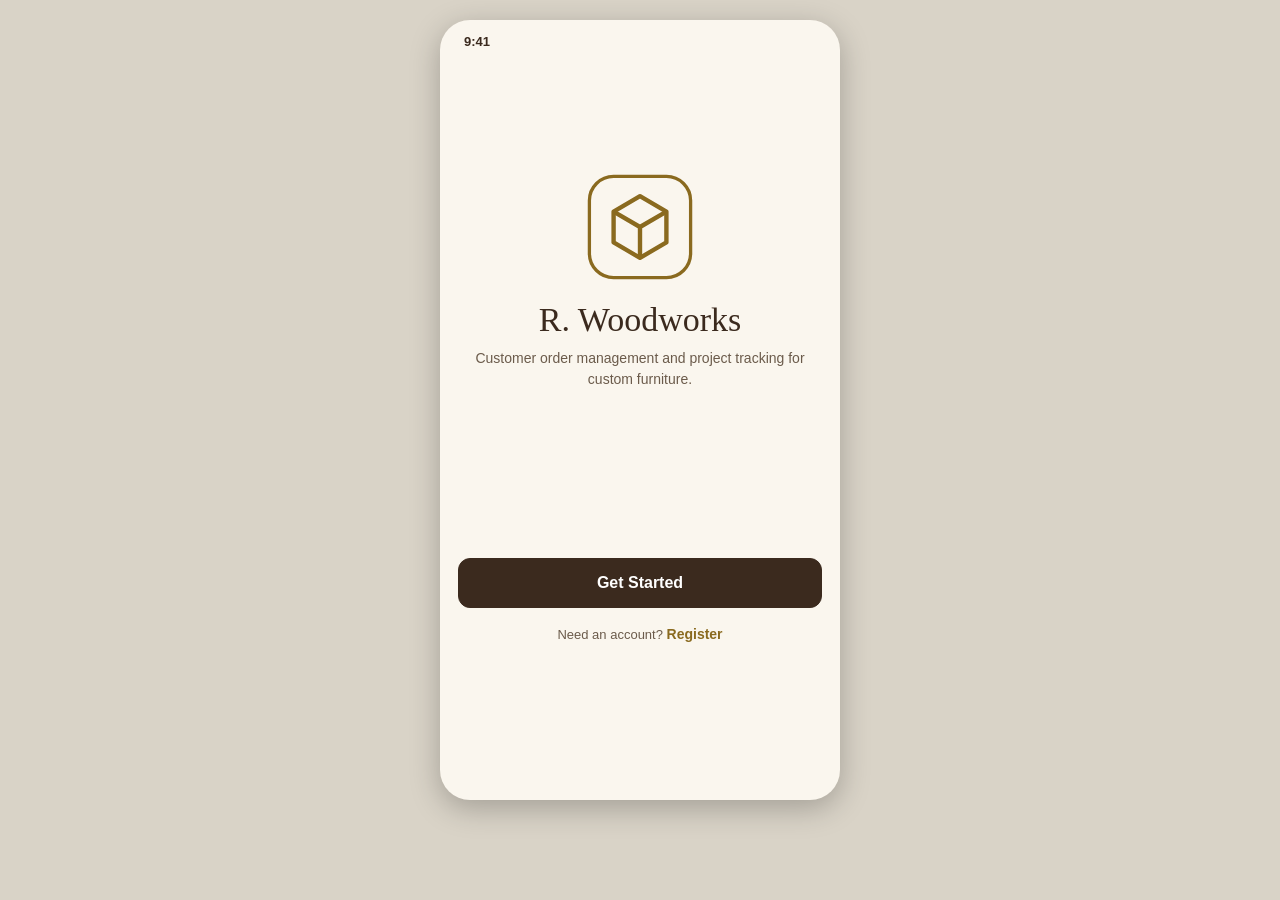
<file: index.html>
<!DOCTYPE html>
<html lang="en">
<head>
<meta charset="UTF-8">
<meta name="viewport" content="width=device-width, initial-scale=1">
<title>Welcome - R. Woodworks</title>
<link rel="stylesheet" href="css/bootstrap.min.css">
<link rel="stylesheet" href="css/style.css">
</head>
<body>
<div class="phone">
<div class="statusbar">9:41</div>

<div class="splash">
<img src="images/logo.svg" alt="R. Woodworks logo">
<h1>R. Woodworks</h1>
<p class="page-sub">Customer order management and project tracking for custom furniture.</p>
</div>
<div style="padding-top:150px;">
<a href="login.html" class="btn btn-dark w-100 mb-3">Get Started</a>
<p class="text-center muted">Need an account? <a href="login.html" class="back">Register</a></p>
</div>

</div>
</body>
</html>
</file>
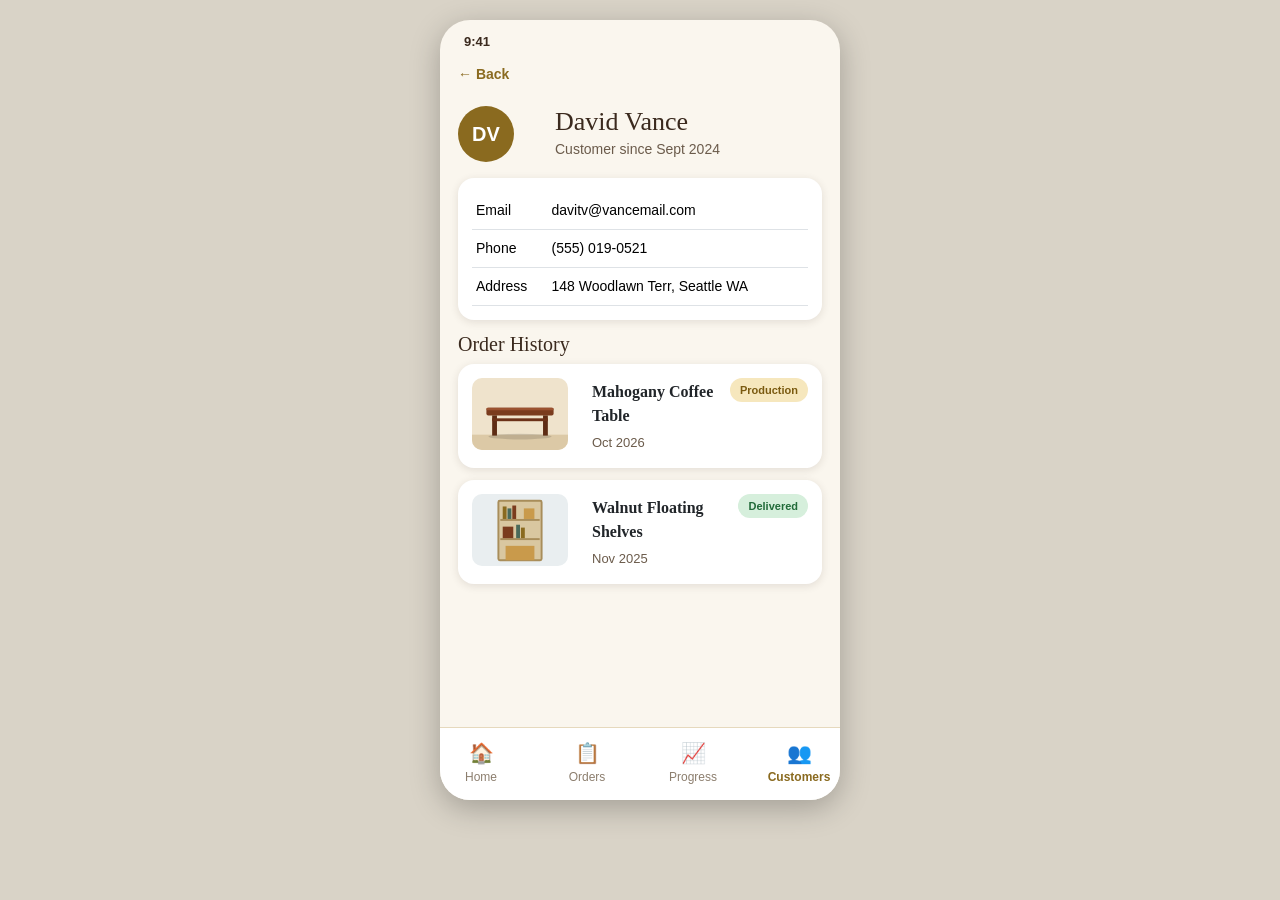
<file: account-details.html>
<!DOCTYPE html>
<html lang="en">
<head>
<meta charset="UTF-8">
<meta name="viewport" content="width=device-width, initial-scale=1">
<title>Account Details - R. Woodworks</title>
<link rel="stylesheet" href="css/bootstrap.min.css">
<link rel="stylesheet" href="css/style.css">
</head>
<body>
<div class="phone">
<div class="statusbar">9:41</div>

<a href="customers.html" class="back">&larr; Back</a>
<div class="row" style="margin-top:20px;">
<div class="col-3"><div class="avatar">DV</div></div>
<div class="col-9"><h3 class="page-title" style="margin-top:0;">David Vance</h3><p class="page-sub">Customer since Sept 2024</p></div>
</div>
<div class="card"><div class="card-body"><table class="table mb-0">
<tr><td class="muted">Email</td><td>davitv@vancemail.com</td></tr>
<tr><td class="muted">Phone</td><td>(555) 019-0521</td></tr>
<tr><td class="muted">Address</td><td>148 Woodlawn Terr, Seattle WA</td></tr>
</table></div></div>
<h5>Order History</h5>
<div class="card order-card"><div class="card-body"><div class="row"><div class="col-4"><img src="images/table.svg" alt="Coffee table"></div><div class="col-8"><span class="status s-prod">Production</span><div class="order-title">Mahogany Coffee Table</div><span class="muted">Oct 2026</span></div></div></div></div>
<div class="card order-card"><div class="card-body"><div class="row"><div class="col-4"><img src="images/bookshelf.svg" alt="Floating shelves"></div><div class="col-8"><span class="status s-done">Delivered</span><div class="order-title">Walnut Floating Shelves</div><span class="muted">Nov 2025</span></div></div></div></div>
<div class="nav-bottom"><div class="row text-center"><div class="col-3"><a href="dashboard.html"><span>&#127968;</span>Home</a></div><div class="col-3"><a href="orders.html"><span>&#128203;</span>Orders</a></div><div class="col-3"><a href="progress.html"><span>&#128200;</span>Progress</a></div><div class="col-3"><a href="customers.html" class="active"><span>&#128101;</span>Customers</a></div></div></div>
</div>
</body>
</html>
</file>
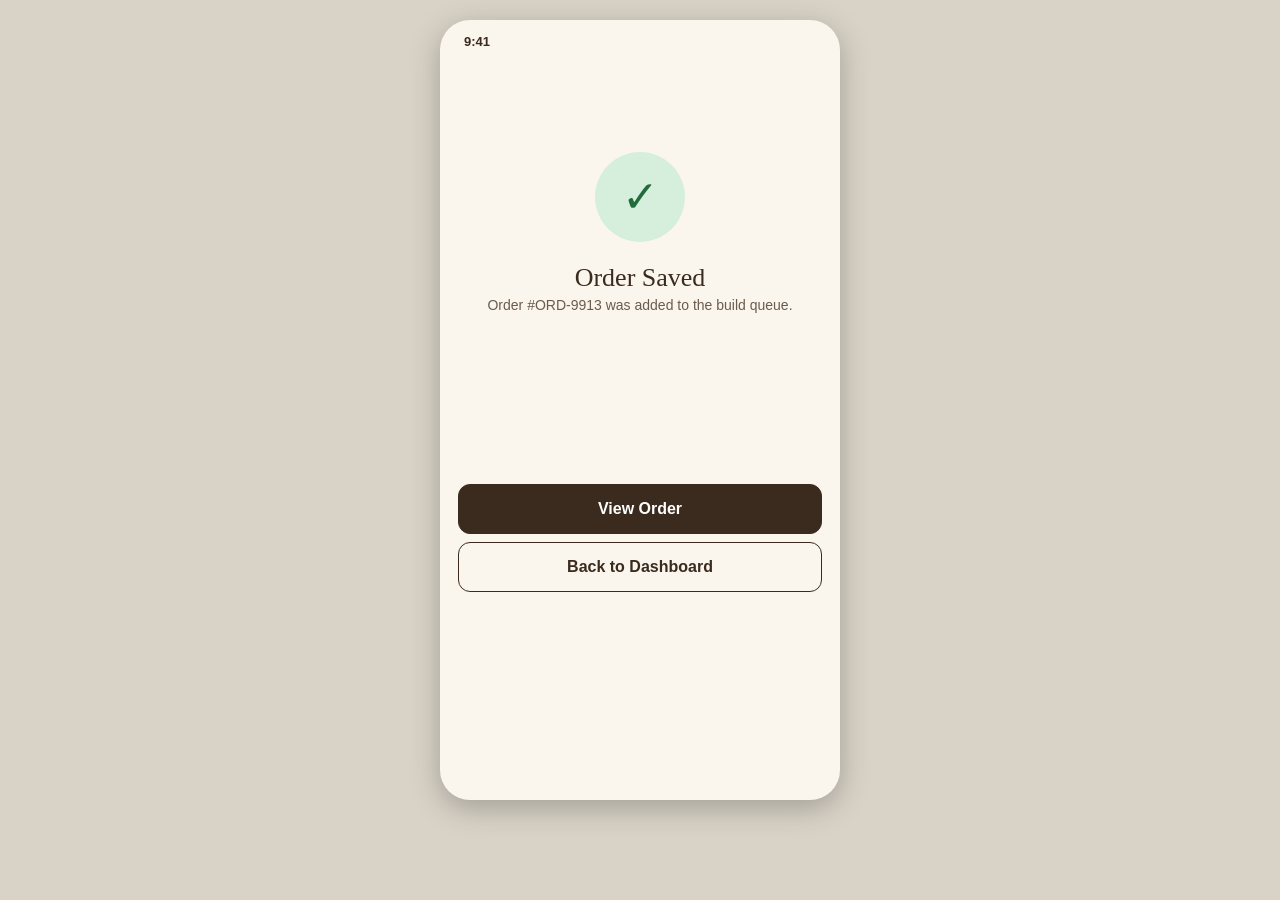
<file: confirmation.html>
<!DOCTYPE html>
<html lang="en">
<head>
<meta charset="UTF-8">
<meta name="viewport" content="width=device-width, initial-scale=1">
<title>Order Saved - R. Woodworks</title>
<link rel="stylesheet" href="css/bootstrap.min.css">
<link rel="stylesheet" href="css/style.css">
</head>
<body>
<div class="phone">
<div class="statusbar">9:41</div>

<div class="success-circle">&#10003;</div>
<h2 class="text-center page-title">Order Saved</h2>
<p class="text-center page-sub">Order #ORD-9913 was added to the build queue.</p>
<div style="padding-top:150px;">
<a href="order-detail.html" class="btn btn-dark w-100 mb-2">View Order</a>
<a href="dashboard.html" class="btn btn-outline-dark w-100">Back to Dashboard</a>
</div>

</div>
</body>
</html>
</file>
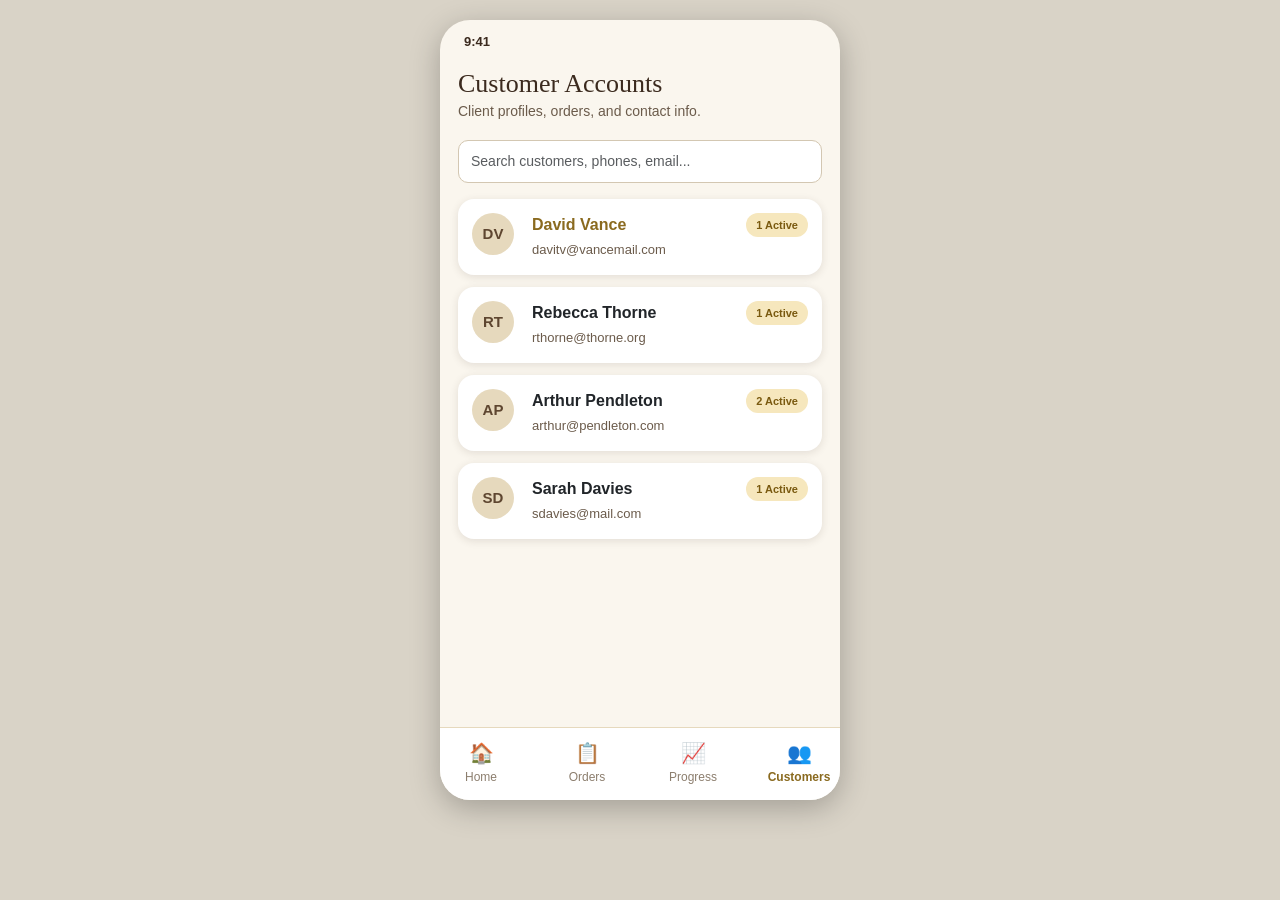
<file: customers.html>
<!DOCTYPE html>
<html lang="en">
<head>
<meta charset="UTF-8">
<meta name="viewport" content="width=device-width, initial-scale=1">
<title>Customers - R. Woodworks</title>
<link rel="stylesheet" href="css/bootstrap.min.css">
<link rel="stylesheet" href="css/style.css">
</head>
<body>
<div class="phone">
<div class="statusbar">9:41</div>

<h2 class="page-title">Customer Accounts</h2>
<p class="page-sub">Client profiles, orders, and contact info.</p>
<input type="text" class="form-control mb-3" placeholder="Search customers, phones, email...">
<div class="card"><div class="card-body"><div class="row">
<div class="col-2"><div class="avatar-small">DV</div></div>
<div class="col-10"><span class="status s-prod">1 Active</span><a href="account-details.html" style="font-size:16px;">David Vance</a><br><span class="muted">davitv@vancemail.com</span></div>
</div></div></div><div class="card"><div class="card-body"><div class="row">
<div class="col-2"><div class="avatar-small">RT</div></div>
<div class="col-10"><span class="status s-prod">1 Active</span><b>Rebecca Thorne</b><br><span class="muted">rthorne@thorne.org</span></div>
</div></div></div><div class="card"><div class="card-body"><div class="row">
<div class="col-2"><div class="avatar-small">AP</div></div>
<div class="col-10"><span class="status s-prod">2 Active</span><b>Arthur Pendleton</b><br><span class="muted">arthur@pendleton.com</span></div>
</div></div></div><div class="card"><div class="card-body"><div class="row">
<div class="col-2"><div class="avatar-small">SD</div></div>
<div class="col-10"><span class="status s-prod">1 Active</span><b>Sarah Davies</b><br><span class="muted">sdavies@mail.com</span></div>
</div></div></div>
<div class="nav-bottom"><div class="row text-center"><div class="col-3"><a href="dashboard.html"><span>&#127968;</span>Home</a></div><div class="col-3"><a href="orders.html"><span>&#128203;</span>Orders</a></div><div class="col-3"><a href="progress.html"><span>&#128200;</span>Progress</a></div><div class="col-3"><a href="customers.html" class="active"><span>&#128101;</span>Customers</a></div></div></div>
</div>
</body>
</html>
</file>
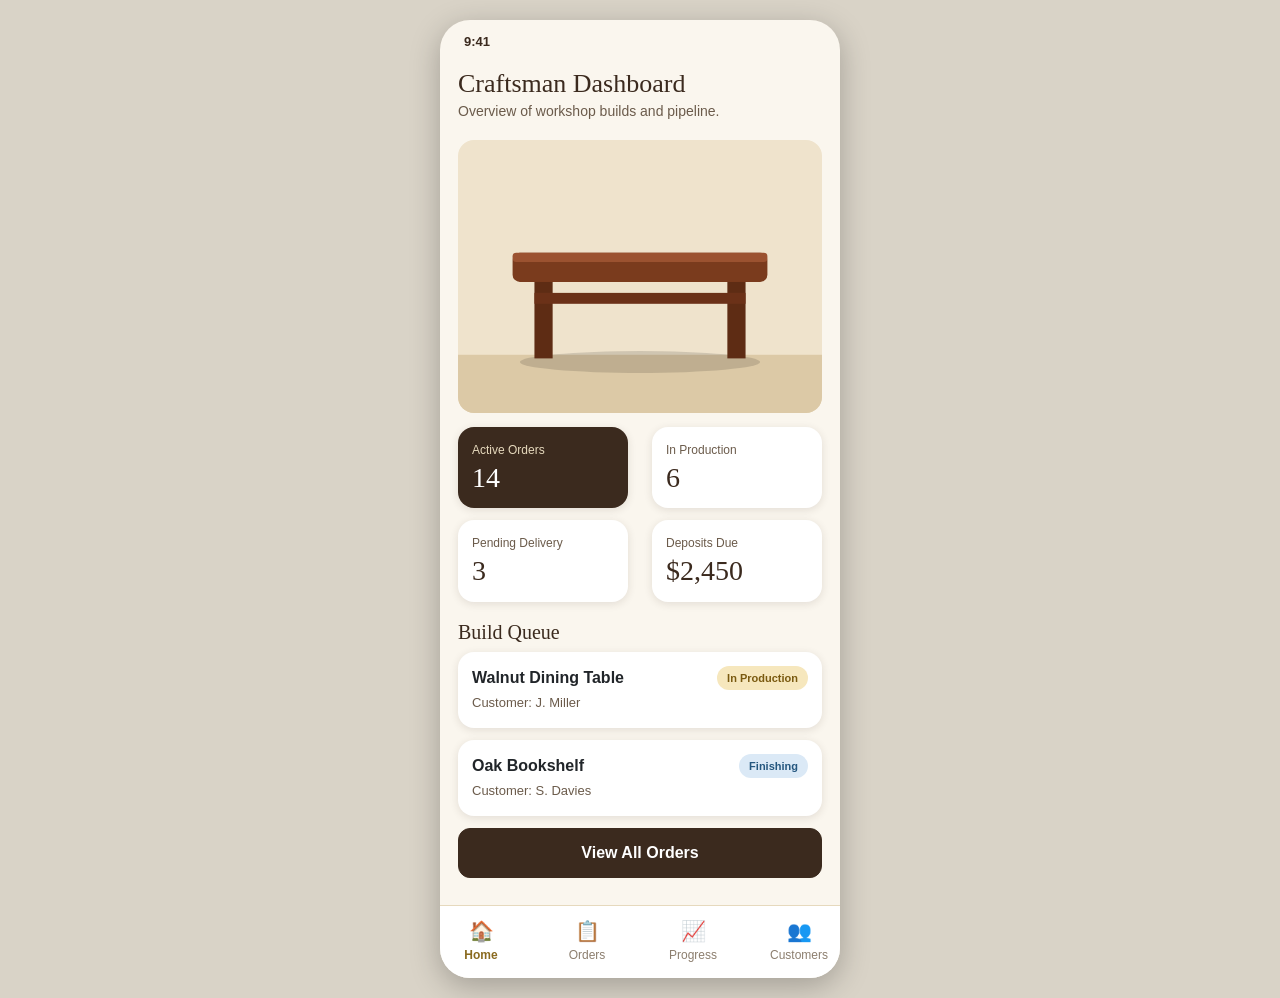
<file: dashboard.html>
<!DOCTYPE html>
<html lang="en">
<head>
<meta charset="UTF-8">
<meta name="viewport" content="width=device-width, initial-scale=1">
<title>Dashboard - R. Woodworks</title>
<link rel="stylesheet" href="css/bootstrap.min.css">
<link rel="stylesheet" href="css/style.css">
</head>
<body>
<div class="phone">
<div class="statusbar">9:41</div>

<h2 class="page-title">Craftsman Dashboard</h2>
<p class="page-sub">Overview of workshop builds and pipeline.</p>
<img src="images/table.svg" class="hero-img" alt="Featured build">
<div class="row">
<div class="col-6"><div class="card stat-dark"><div class="card-body"><p class="stat-label">Active Orders</p><h3 class="stat-number">14</h3></div></div></div>
<div class="col-6"><div class="card"><div class="card-body"><p class="stat-label">In Production</p><h3 class="stat-number">6</h3></div></div></div>
</div>
<div class="row">
<div class="col-6"><div class="card"><div class="card-body"><p class="stat-label">Pending Delivery</p><h3 class="stat-number">3</h3></div></div></div>
<div class="col-6"><div class="card"><div class="card-body"><p class="stat-label">Deposits Due</p><h3 class="stat-number">$2,450</h3></div></div></div>
</div>
<h5 style="margin-top:6px;">Build Queue</h5>
<div class="card"><div class="card-body"><span class="status s-prod">In Production</span><b>Walnut Dining Table</b><br><span class="muted">Customer: J. Miller</span></div></div>
<div class="card"><div class="card-body"><span class="status s-finish">Finishing</span><b>Oak Bookshelf</b><br><span class="muted">Customer: S. Davies</span></div></div>
<a href="orders.html" class="btn btn-dark w-100">View All Orders</a>
<div class="nav-bottom"><div class="row text-center"><div class="col-3"><a href="dashboard.html" class="active"><span>&#127968;</span>Home</a></div><div class="col-3"><a href="orders.html"><span>&#128203;</span>Orders</a></div><div class="col-3"><a href="progress.html"><span>&#128200;</span>Progress</a></div><div class="col-3"><a href="customers.html"><span>&#128101;</span>Customers</a></div></div></div>
</div>
</body>
</html>
</file>
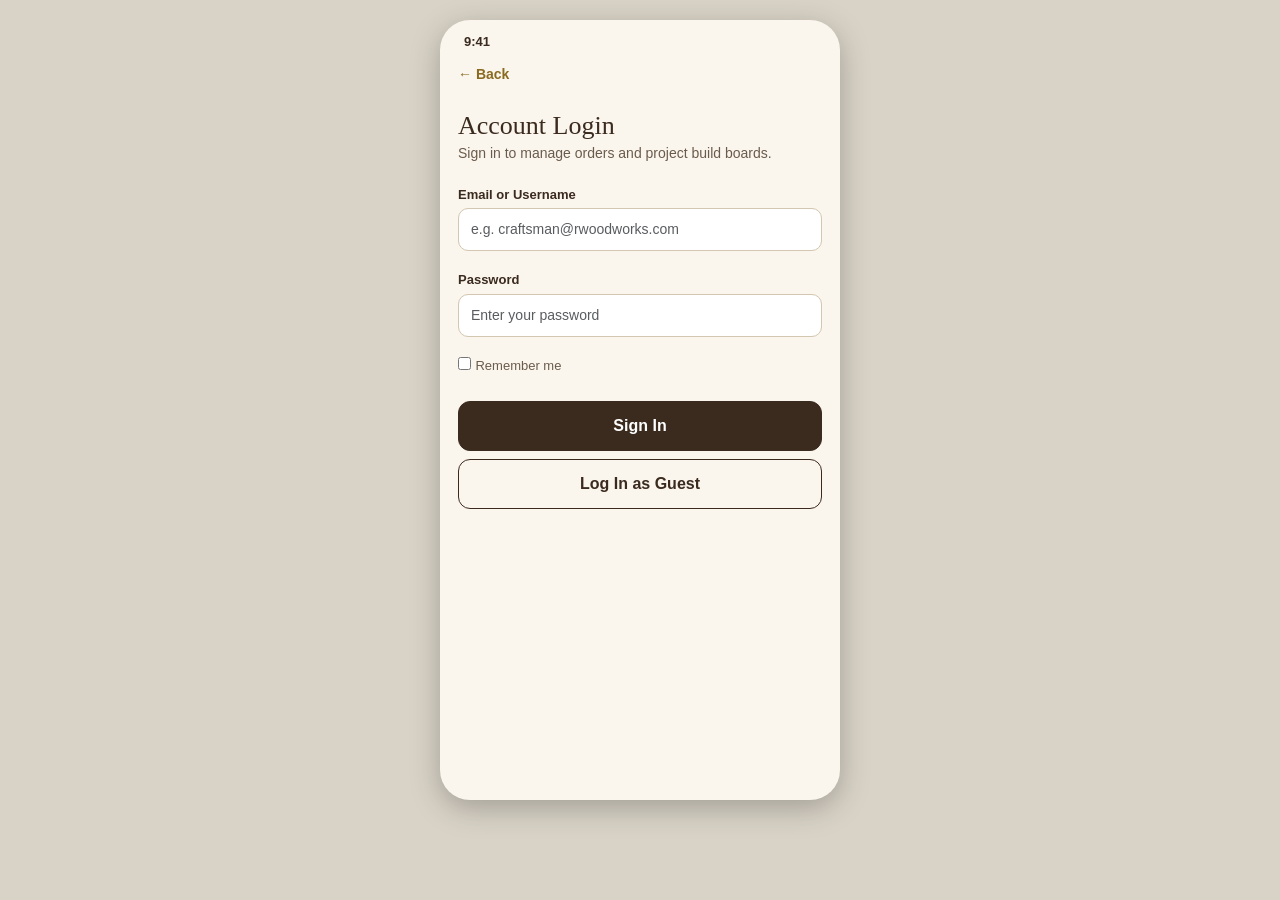
<file: login.html>
<!DOCTYPE html>
<html lang="en">
<head>
<meta charset="UTF-8">
<meta name="viewport" content="width=device-width, initial-scale=1">
<title>Login - R. Woodworks</title>
<link rel="stylesheet" href="css/bootstrap.min.css">
<link rel="stylesheet" href="css/style.css">
</head>
<body>
<div class="phone">
<div class="statusbar">9:41</div>

<a href="index.html" class="back">&larr; Back</a>
<h2 class="page-title" style="margin-top:24px;">Account Login</h2>
<p class="page-sub">Sign in to manage orders and project build boards.</p>
<label class="form-label">Email or Username</label>
<input type="text" class="form-control mb-3" placeholder="e.g. craftsman@rwoodworks.com">
<label class="form-label">Password</label>
<input type="password" class="form-control mb-3" placeholder="Enter your password">
<input type="checkbox"> <span class="muted">Remember me</span>
<br><br>
<a href="dashboard.html" class="btn btn-dark w-100 mb-2">Sign In</a>
<a href="dashboard.html" class="btn btn-outline-dark w-100">Log In as Guest</a>

</div>
</body>
</html>
</file>
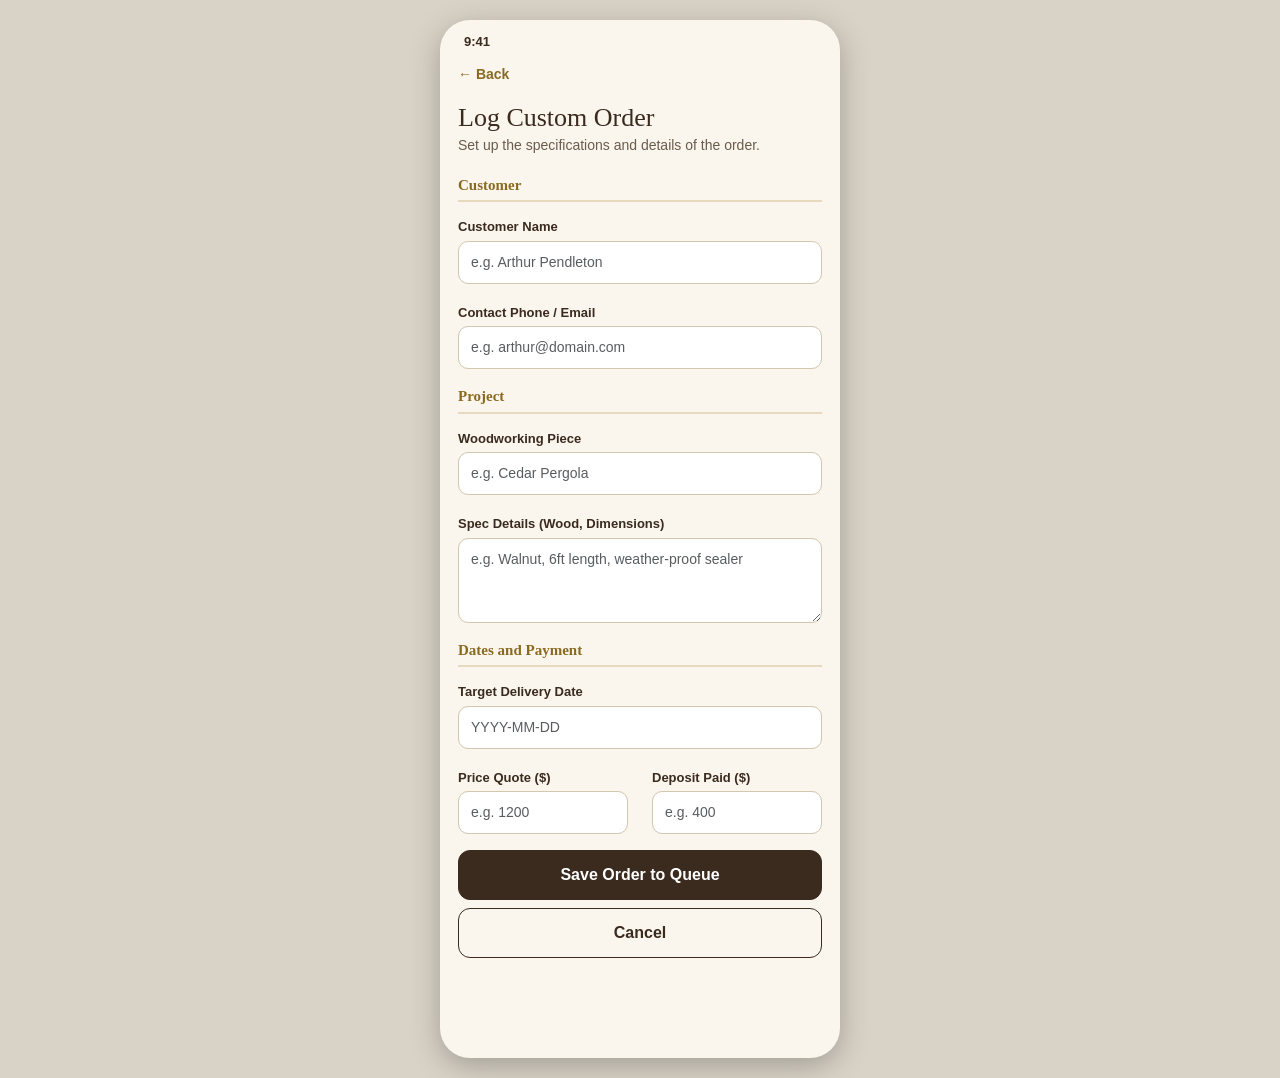
<file: new-order.html>
<!DOCTYPE html>
<html lang="en">
<head>
<meta charset="UTF-8">
<meta name="viewport" content="width=device-width, initial-scale=1">
<title>Log Custom Order - R. Woodworks</title>
<link rel="stylesheet" href="css/bootstrap.min.css">
<link rel="stylesheet" href="css/style.css">
</head>
<body>
<div class="phone">
<div class="statusbar">9:41</div>

<a href="orders.html" class="back">&larr; Back</a>
<h2 class="page-title" style="margin-top:16px;">Log Custom Order</h2>
<p class="page-sub">Set up the specifications and details of the order.</p>
<form action="confirmation.html">
<div class="form-section">Customer</div>
<label class="form-label">Customer Name</label>
<input type="text" class="form-control mb-3" placeholder="e.g. Arthur Pendleton">
<label class="form-label">Contact Phone / Email</label>
<input type="text" class="form-control mb-3" placeholder="e.g. arthur@domain.com">
<div class="form-section">Project</div>
<label class="form-label">Woodworking Piece</label>
<input type="text" class="form-control mb-3" placeholder="e.g. Cedar Pergola">
<label class="form-label">Spec Details (Wood, Dimensions)</label>
<textarea class="form-control mb-3" rows="3" placeholder="e.g. Walnut, 6ft length, weather-proof sealer"></textarea>
<div class="form-section">Dates and Payment</div>
<label class="form-label">Target Delivery Date</label>
<input type="text" class="form-control mb-3" placeholder="YYYY-MM-DD">
<div class="row">
<div class="col-6"><label class="form-label">Price Quote ($)</label><input type="text" class="form-control mb-3" placeholder="e.g. 1200"></div>
<div class="col-6"><label class="form-label">Deposit Paid ($)</label><input type="text" class="form-control mb-3" placeholder="e.g. 400"></div>
</div>
<button type="submit" class="btn btn-dark w-100 mb-2">Save Order to Queue</button>
<a href="orders.html" class="btn btn-outline-dark w-100">Cancel</a>
</form>

</div>
</body>
</html>
</file>
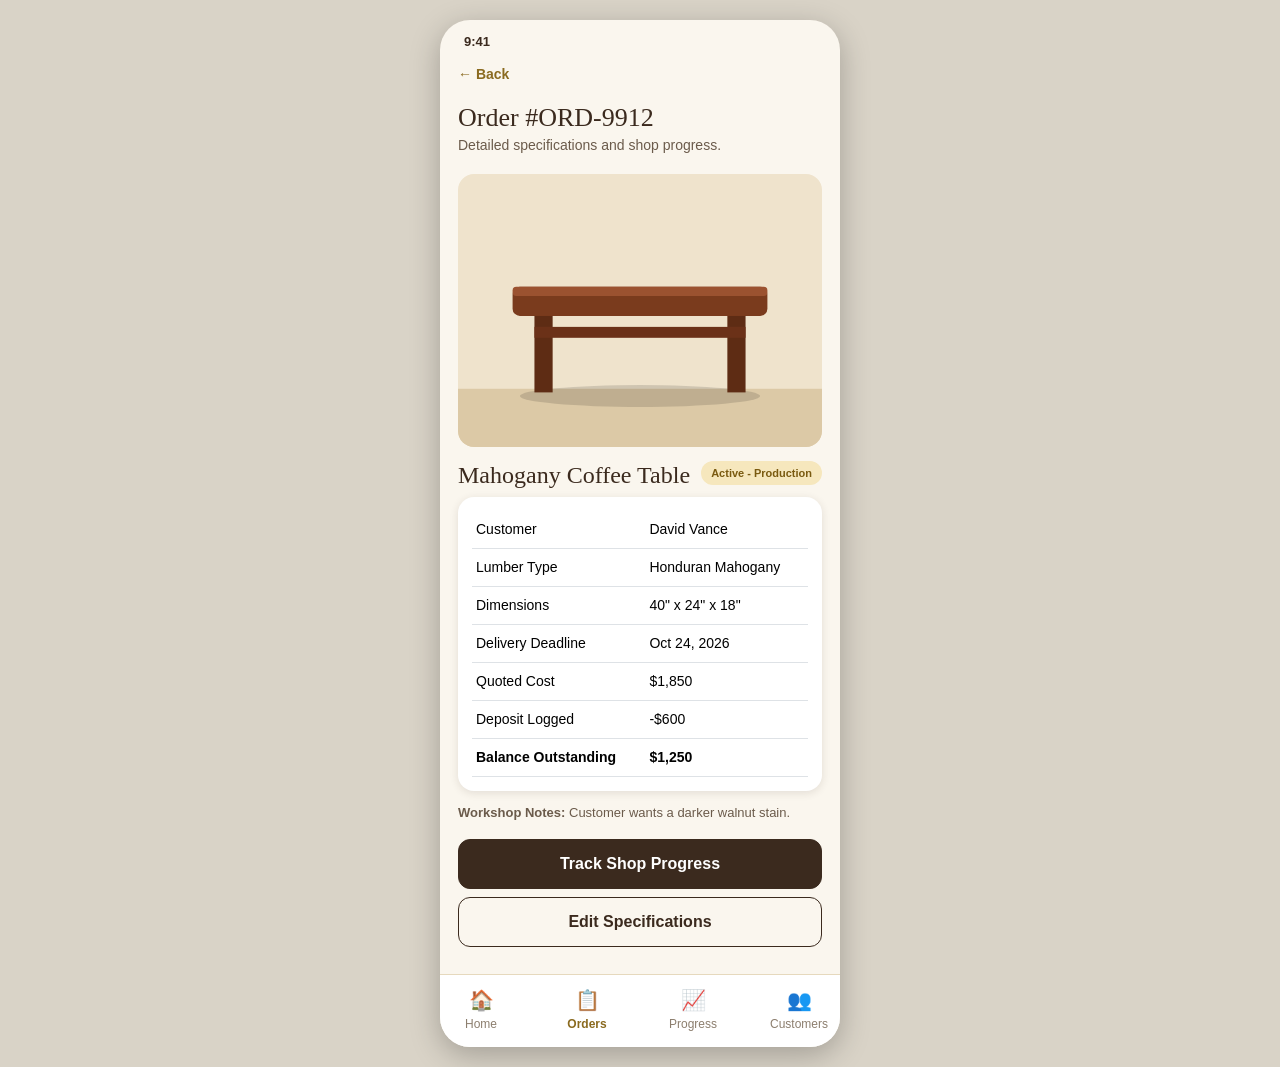
<file: order-detail.html>
<!DOCTYPE html>
<html lang="en">
<head>
<meta charset="UTF-8">
<meta name="viewport" content="width=device-width, initial-scale=1">
<title>Order Details - R. Woodworks</title>
<link rel="stylesheet" href="css/bootstrap.min.css">
<link rel="stylesheet" href="css/style.css">
</head>
<body>
<div class="phone">
<div class="statusbar">9:41</div>

<a href="orders.html" class="back">&larr; Back</a>
<h2 class="page-title" style="margin-top:16px;">Order #ORD-9912</h2>
<p class="page-sub">Detailed specifications and shop progress.</p>
<img src="images/table.svg" class="hero-img" alt="Mahogany Coffee Table">
<span class="status s-prod">Active - Production</span>
<h4>Mahogany Coffee Table</h4>
<div class="card"><div class="card-body"><table class="table mb-0">
<tr><td class="muted">Customer</td><td>David Vance</td></tr>
<tr><td class="muted">Lumber Type</td><td>Honduran Mahogany</td></tr>
<tr><td class="muted">Dimensions</td><td>40" x 24" x 18"</td></tr>
<tr><td class="muted">Delivery Deadline</td><td>Oct 24, 2026</td></tr>
<tr><td class="muted">Quoted Cost</td><td>$1,850</td></tr>
<tr><td class="muted">Deposit Logged</td><td>-$600</td></tr>
<tr><td><b>Balance Outstanding</b></td><td><b>$1,250</b></td></tr>
</table></div></div>
<p class="muted"><b>Workshop Notes:</b> Customer wants a darker walnut stain.</p>
<a href="progress.html" class="btn btn-dark w-100 mb-2">Track Shop Progress</a>
<a href="new-order.html" class="btn btn-outline-dark w-100">Edit Specifications</a>
<div class="nav-bottom"><div class="row text-center"><div class="col-3"><a href="dashboard.html"><span>&#127968;</span>Home</a></div><div class="col-3"><a href="orders.html" class="active"><span>&#128203;</span>Orders</a></div><div class="col-3"><a href="progress.html"><span>&#128200;</span>Progress</a></div><div class="col-3"><a href="customers.html"><span>&#128101;</span>Customers</a></div></div></div>
</div>
</body>
</html>
</file>
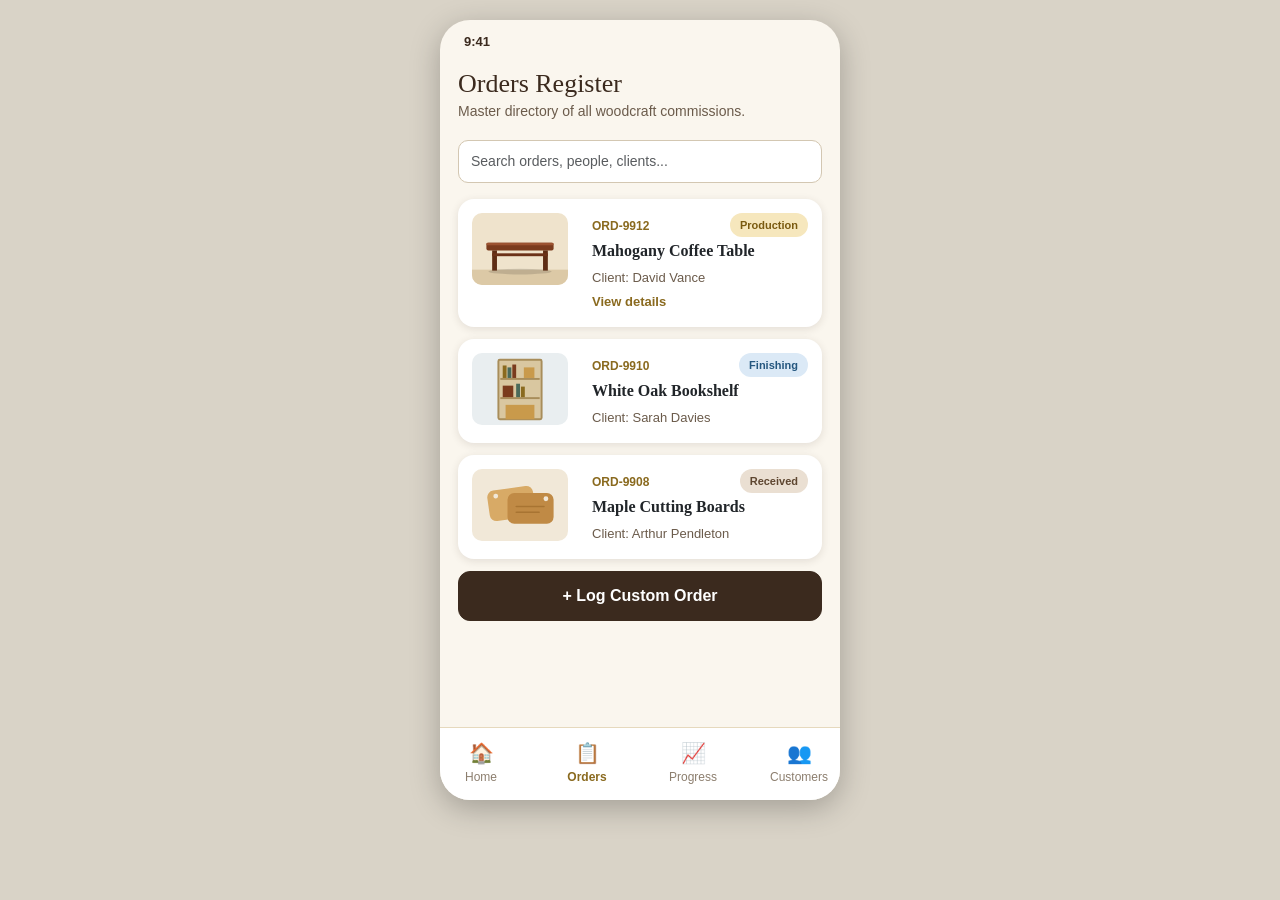
<file: orders.html>
<!DOCTYPE html>
<html lang="en">
<head>
<meta charset="UTF-8">
<meta name="viewport" content="width=device-width, initial-scale=1">
<title>Orders - R. Woodworks</title>
<link rel="stylesheet" href="css/bootstrap.min.css">
<link rel="stylesheet" href="css/style.css">
</head>
<body>
<div class="phone">
<div class="statusbar">9:41</div>

<h2 class="page-title">Orders Register</h2>
<p class="page-sub">Master directory of all woodcraft commissions.</p>
<input type="text" class="form-control mb-3" placeholder="Search orders, people, clients...">
<div class="card order-card"><div class="card-body"><div class="row">
<div class="col-4"><img src="images/table.svg" alt="Mahogany Coffee Table"></div>
<div class="col-8"><span class="status s-prod">Production</span><span class="order-id">ORD-9912</span>
<div class="order-title">Mahogany Coffee Table</div><span class="muted">Client: David Vance</span><br><a href="order-detail.html">View details</a></div>
</div></div></div><div class="card order-card"><div class="card-body"><div class="row">
<div class="col-4"><img src="images/bookshelf.svg" alt="White Oak Bookshelf"></div>
<div class="col-8"><span class="status s-finish">Finishing</span><span class="order-id">ORD-9910</span>
<div class="order-title">White Oak Bookshelf</div><span class="muted">Client: Sarah Davies</span></div>
</div></div></div><div class="card order-card"><div class="card-body"><div class="row">
<div class="col-4"><img src="images/boards.svg" alt="Maple Cutting Boards"></div>
<div class="col-8"><span class="status s-recv">Received</span><span class="order-id">ORD-9908</span>
<div class="order-title">Maple Cutting Boards</div><span class="muted">Client: Arthur Pendleton</span></div>
</div></div></div><a href="new-order.html" class="btn btn-dark w-100">+ Log Custom Order</a>
<div class="nav-bottom"><div class="row text-center"><div class="col-3"><a href="dashboard.html"><span>&#127968;</span>Home</a></div><div class="col-3"><a href="orders.html" class="active"><span>&#128203;</span>Orders</a></div><div class="col-3"><a href="progress.html"><span>&#128200;</span>Progress</a></div><div class="col-3"><a href="customers.html"><span>&#128101;</span>Customers</a></div></div></div>
</div>
</body>
</html>
</file>
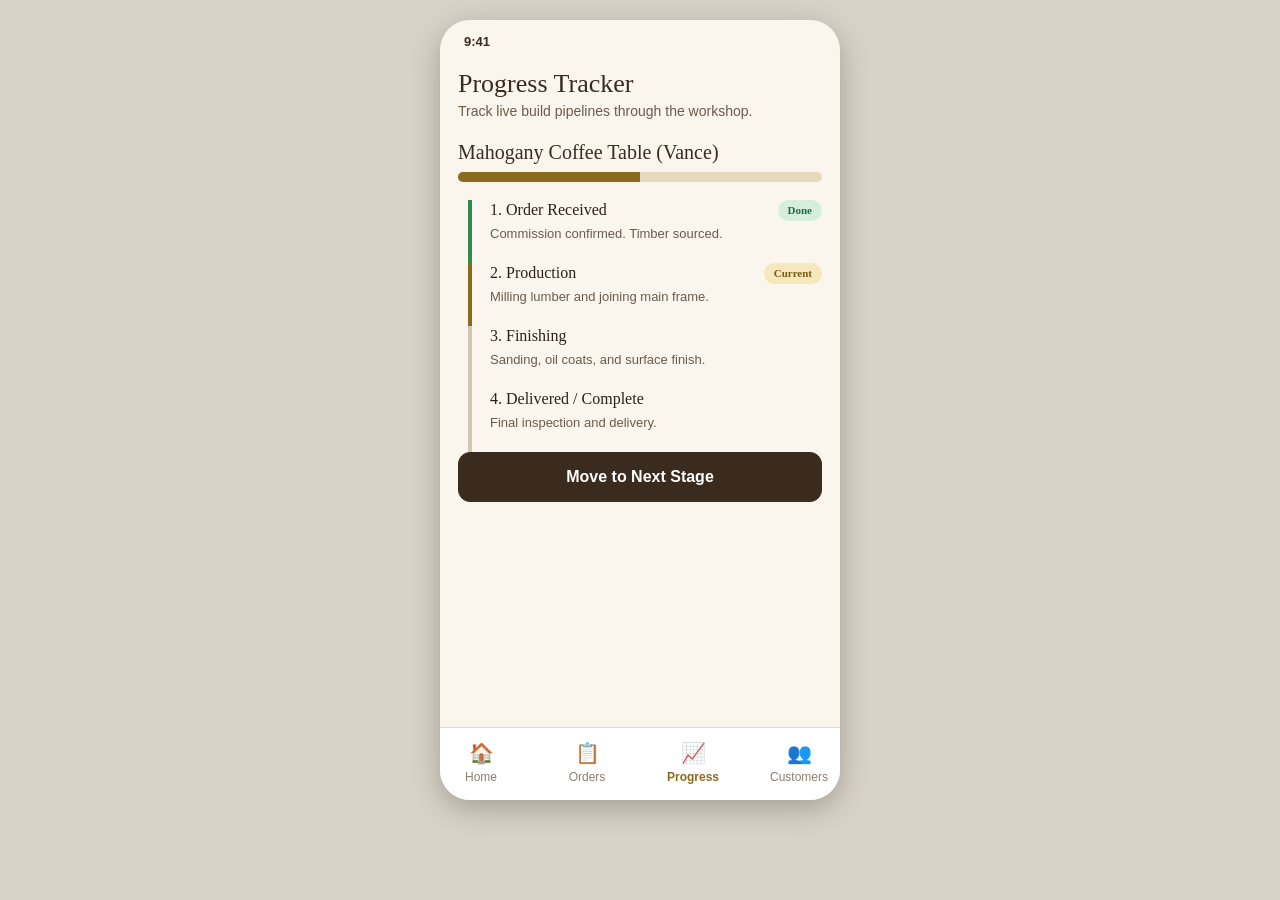
<file: progress.html>
<!DOCTYPE html>
<html lang="en">
<head>
<meta charset="UTF-8">
<meta name="viewport" content="width=device-width, initial-scale=1">
<title>Progress Tracker - R. Woodworks</title>
<link rel="stylesheet" href="css/bootstrap.min.css">
<link rel="stylesheet" href="css/style.css">
</head>
<body>
<div class="phone">
<div class="statusbar">9:41</div>

<h2 class="page-title">Progress Tracker</h2>
<p class="page-sub">Track live build pipelines through the workshop.</p>
<h5>Mahogany Coffee Table (Vance)</h5>
<div class="progress"><div class="progress-bar" style="width:50%;"></div></div>
<div class="step step-done"><h6>1. Order Received <span class="status s-done">Done</span></h6><span class="muted">Commission confirmed. Timber sourced.</span></div>
<div class="step step-now"><h6>2. Production <span class="status s-prod">Current</span></h6><span class="muted">Milling lumber and joining main frame.</span></div>
<div class="step"><h6>3. Finishing</h6><span class="muted">Sanding, oil coats, and surface finish.</span></div>
<div class="step"><h6>4. Delivered / Complete</h6><span class="muted">Final inspection and delivery.</span></div>
<a href="progress.html" class="btn btn-dark w-100">Move to Next Stage</a>
<div class="nav-bottom"><div class="row text-center"><div class="col-3"><a href="dashboard.html"><span>&#127968;</span>Home</a></div><div class="col-3"><a href="orders.html"><span>&#128203;</span>Orders</a></div><div class="col-3"><a href="progress.html" class="active"><span>&#128200;</span>Progress</a></div><div class="col-3"><a href="customers.html"><span>&#128101;</span>Customers</a></div></div></div>
</div>
</body>
</html>
</file>
<file: css/style.css>
/* R. Woodworks - high fidelity styles */
body { background-color: #d9d3c7; font-family: Arial, Helvetica, sans-serif; color: #2b2118; }
h1, h2, h3, h4, h5 { font-family: Georgia, "Times New Roman", serif; color: #3b2a1e; }

/* phone frame */
.phone { position: relative; max-width: 400px; min-height: 780px; margin: 20px auto; background-color: #faf6ee; border-radius: 30px; box-shadow: 0 8px 30px rgba(0,0,0,0.25); padding: 0 18px 100px 18px; overflow: hidden; }
.statusbar { padding: 12px 6px 10px 6px; font-size: 13px; font-weight: bold; color: #3b2a1e; }
.page-title { margin-top: 6px; margin-bottom: 2px; font-size: 26px; }
.page-sub { color: #6b5b4b; font-size: 14px; margin-bottom: 18px; }
.back { color: #8a6a1f; text-decoration: none; font-weight: bold; font-size: 14px; }
.brand { color: #8a6a1f; }

/* buttons and forms */
.btn-dark { background-color: #3b2a1e; border-color: #3b2a1e; border-radius: 12px; padding: 12px; font-weight: bold; }
.btn-dark:hover { background-color: #8a6a1f; border-color: #8a6a1f; }
.btn-outline-dark { border-color: #3b2a1e; color: #3b2a1e; border-radius: 12px; padding: 12px; font-weight: bold; }
.btn-outline-dark:hover { background-color: #3b2a1e; }
.form-label { font-size: 13px; font-weight: bold; color: #3b2a1e; margin-bottom: 4px; }
.form-control { border-radius: 10px; border: 1px solid #d3c7b2; background-color: #ffffff; padding: 10px 12px; font-size: 14px; }
.form-control:focus { border-color: #8a6a1f; box-shadow: 0 0 0 3px rgba(138,106,31,0.2); }
.form-section { font-family: Georgia, serif; color: #8a6a1f; font-size: 15px; font-weight: bold; border-bottom: 2px solid #e6d9bd; padding-bottom: 4px; margin: 14px 0 12px 0; }

/* cards */
.card { border: none; border-radius: 16px; box-shadow: 0 2px 8px rgba(59,42,30,0.12); margin-bottom: 12px; }
.card-body { padding: 14px; }
.stat-label { font-size: 12px; color: #6b5b4b; margin-bottom: 2px; }
.stat-number { font-size: 28px; margin: 0; }
.stat-dark { background-color: #3b2a1e; }
.stat-dark .stat-label { color: #e6d9bd; }
.stat-dark .stat-number { color: #ffffff; }
.order-card img { width: 100%; border-radius: 10px; }
.order-id { font-size: 12px; color: #8a6a1f; font-weight: bold; }
.order-title { font-family: Georgia, serif; font-size: 16px; font-weight: bold; margin: 2px 0; }
.muted { font-size: 13px; color: #6b5b4b; }
.card a { color: #8a6a1f; font-weight: bold; font-size: 13px; text-decoration: none; }
.hero-img { width: 100%; border-radius: 16px; margin-bottom: 14px; }

/* status tags */
.status { float: right; font-size: 11px; font-weight: bold; padding: 4px 10px; border-radius: 20px; }
.s-prod { background-color: #f6e7bd; color: #7a5a10; }
.s-finish { background-color: #dbe9f6; color: #25577f; }
.s-recv { background-color: #eadfd2; color: #5e4630; }
.s-done { background-color: #d6efdc; color: #226b3a; }

/* splash */
.splash { text-align: center; padding-top: 110px; }
.splash img { width: 110px; margin-bottom: 18px; }
.splash h1 { font-size: 34px; }

/* progress steps */
.step { border-left: 4px solid #d3c7b2; margin-left: 10px; padding: 0 0 18px 18px; }
.step-done { border-left-color: #2f8a4b; }
.step-now { border-left-color: #8a6a1f; }
.step h6 { font-family: Georgia, serif; margin-bottom: 2px; font-size: 16px; }
.progress { height: 10px; border-radius: 10px; background-color: #e6d9bd; margin-bottom: 18px; }
.progress-bar { background-color: #8a6a1f; }

/* avatar */
.avatar { width: 56px; height: 56px; line-height: 56px; border-radius: 50%; background-color: #8a6a1f; color: #ffffff; text-align: center; font-weight: bold; font-size: 20px; }
.avatar-small { width: 42px; height: 42px; line-height: 42px; border-radius: 50%; background-color: #e6d9bd; color: #5e4630; text-align: center; font-weight: bold; font-size: 15px; }
.table td { padding: 8px 4px; font-size: 14px; background-color: transparent; }
.success-circle { width: 90px; height: 90px; line-height: 90px; border-radius: 50%; background-color: #d6efdc; color: #226b3a; font-size: 44px; text-align: center; margin: 90px auto 20px auto; }

/* bottom navigation */
.nav-bottom { position: absolute; bottom: 0; left: 0; right: 0; background-color: #ffffff; border-top: 1px solid #e6d9bd; padding: 10px 0 14px 0; }
.nav-bottom a { display: block; text-decoration: none; color: #8c7e6e; font-size: 12px; }
.nav-bottom a span { display: block; font-size: 20px; }
.nav-bottom a.active { color: #8a6a1f; font-weight: bold; }
</file>
